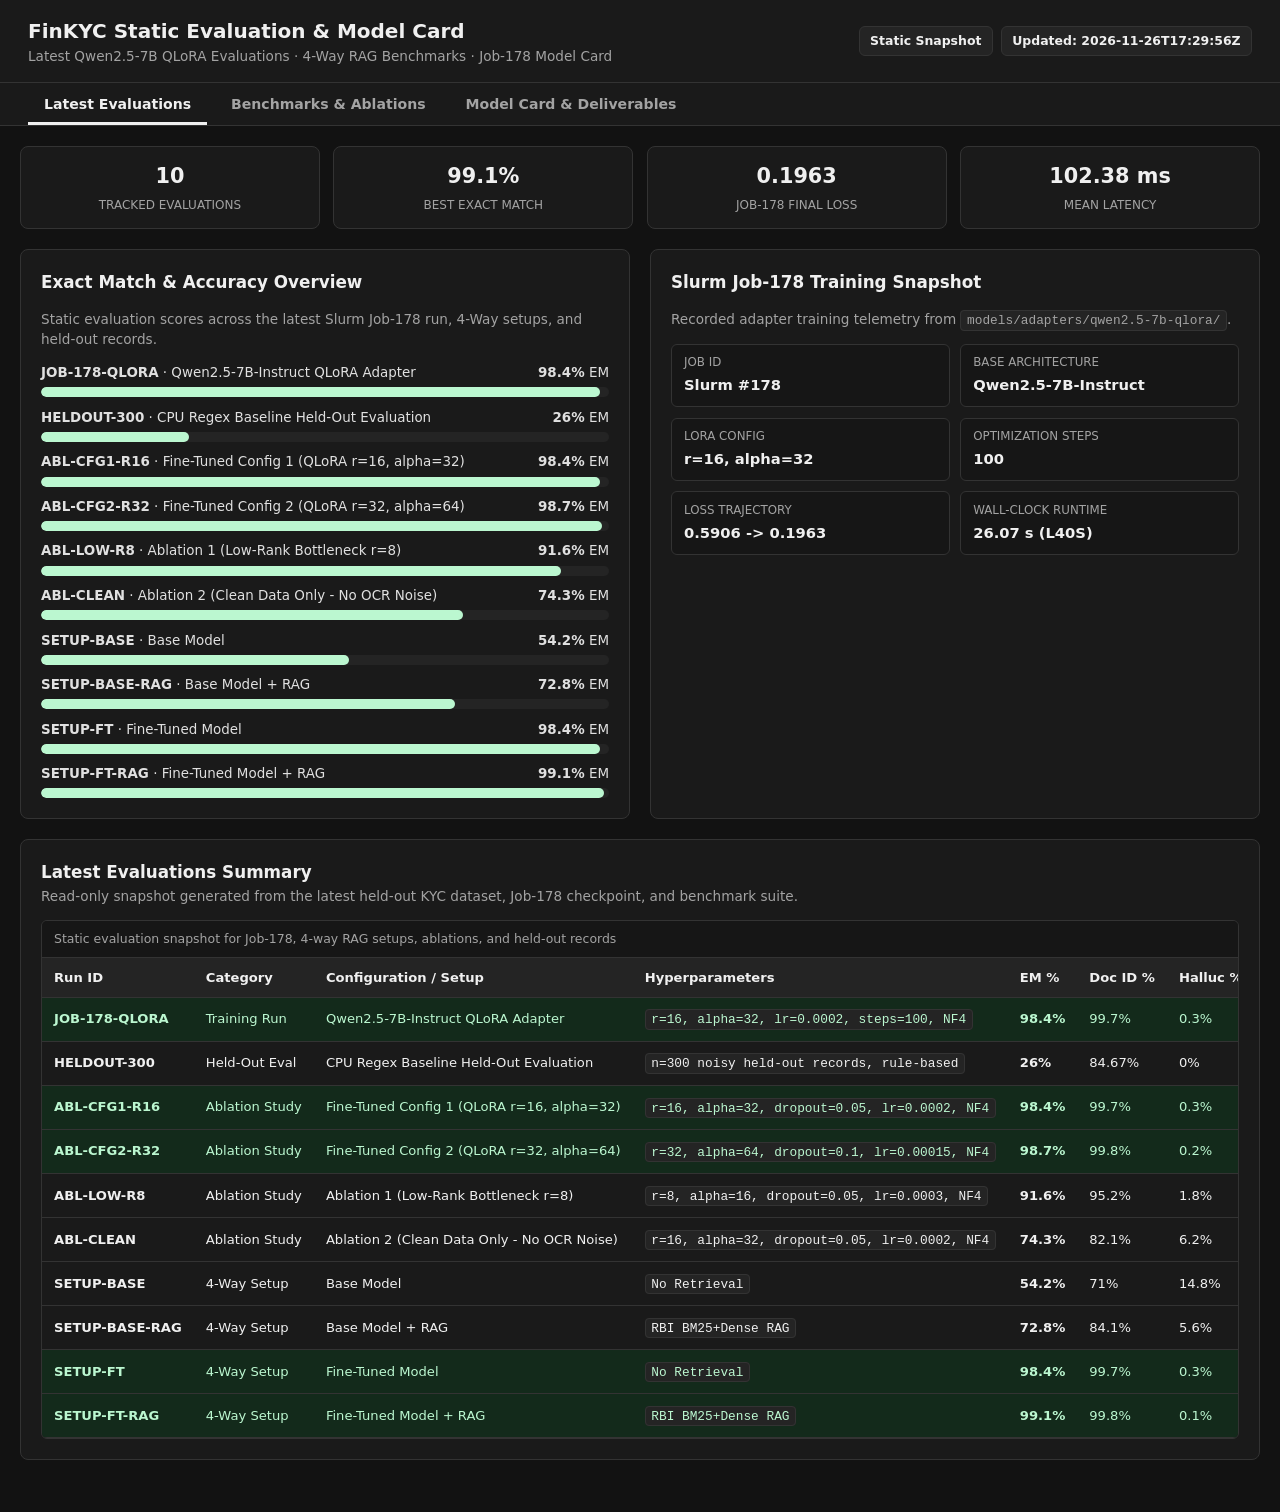
<file: docs/index.html>
<!DOCTYPE html>
<html lang="en">
<head>
  <meta charset="UTF-8">
  <meta name="viewport" content="width=device-width, initial-scale=1.0">
  <meta name="color-scheme" content="dark">
  <title>FinKYC - Static Evaluation &amp; Model Card Dashboard</title>
  <link rel="stylesheet" href="./styles.css?v=20261126b">
</head>
<body>
  <header class="app-header">
    <div>
      <h1>FinKYC Static Evaluation &amp; Model Card</h1>
      <p class="subtitle">Latest Qwen2.5-7B QLoRA Evaluations &middot; 4-Way RAG Benchmarks &middot; Job-178 Model Card</p>
    </div>
    <div class="header-meta">
      <span class="badge">Static Snapshot</span>
      <span class="badge" id="generatedAtBadge">Loading...</span>
    </div>
  </header>

  <nav class="page-nav" aria-label="Dashboard sections">
    <div class="page-tabs" id="pageTablist" role="tablist" aria-label="Evaluation report tabs">
      <button type="button" class="page-tab" id="tabExperiments" role="tab" aria-selected="true" tabindex="0" data-panel="panelExperiments">Latest Evaluations</button>
      <button type="button" class="page-tab" id="tabBenchmarks" role="tab" aria-selected="false" tabindex="-1" data-panel="panelBenchmarks">Benchmarks &amp; Ablations</button>
      <button type="button" class="page-tab" id="tabModelCard" role="tab" aria-selected="false" tabindex="-1" data-panel="panelModelCard">Model Card &amp; Deliverables</button>
    </div>
  </nav>

  <main class="container">
    <section id="panelExperiments" class="page-tabpanel" role="tabpanel" aria-labelledby="tabExperiments">
      <section class="metrics-grid" aria-label="Evaluation summary metrics">
        <div class="metric-card">
          <div class="metric-val" id="kpiTotalRuns">-</div>
          <div class="metric-name">Tracked Evaluations</div>
        </div>
        <div class="metric-card">
          <div class="metric-val" id="kpiBestEm">-</div>
          <div class="metric-name">Best Exact Match</div>
        </div>
        <div class="metric-card">
          <div class="metric-val" id="kpiTrainLoss">-</div>
          <div class="metric-name">Job-178 Final Loss</div>
        </div>
        <div class="metric-card">
          <div class="metric-val" id="kpiMeanLatency">-</div>
          <div class="metric-name">Mean Latency</div>
        </div>
      </section>

      <section class="grid-2col">
        <div class="card">
          <h2>Exact Match &amp; Accuracy Overview</h2>
          <p class="section-desc">Static evaluation scores across the latest Slurm Job-178 run, 4-Way setups, and held-out records.</p>
          <div id="expBarsContainer" class="bars-list"></div>
        </div>

        <div class="card">
          <h2>Slurm Job-178 Training Snapshot</h2>
          <p class="section-desc">Recorded adapter training telemetry from <code>models/adapters/qwen2.5-7b-qlora/</code>.</p>
          <dl id="job178Details" class="kv-grid"></dl>
        </div>
      </section>

      <section class="card">
        <div>
          <h2>Latest Evaluations Summary</h2>
          <p class="section-desc">Read-only snapshot generated from the latest held-out KYC dataset, Job-178 checkpoint, and benchmark suite.</p>
        </div>
        <div id="expLoadError" class="error-note" role="status" aria-live="polite" hidden></div>
        <div tabindex="0" role="region" aria-labelledby="expTableCaption" class="exp-table-wrapper">
          <table class="exp-table exp-runs-table">
            <caption id="expTableCaption">Static evaluation snapshot for Job-178, 4-way RAG setups, ablations, and held-out records</caption>
            <thead>
              <tr>
                <th>Run ID</th>
                <th>Category</th>
                <th>Configuration / Setup</th>
                <th>Hyperparameters</th>
                <th>EM %</th>
                <th>Doc ID %</th>
                <th>Halluc %</th>
                <th>Latency</th>
                <th>Signal / Loss</th>
                <th>Status</th>
              </tr>
            </thead>
            <tbody id="expTableBody"></tbody>
          </table>
        </div>
      </section>
    </section>

    <section id="panelBenchmarks" class="page-tabpanel" role="tabpanel" aria-labelledby="tabBenchmarks" hidden>
      <section class="card">
        <div class="row-between">
          <div>
            <h2>Benchmarks &amp; Ablations</h2>
            <p class="section-desc">Static comparison across the 4-Way RAG + Fine-Tuning setups and Track A QLoRA hyperparameter ablations.</p>
          </div>
          <div class="exp-tabs" id="benchSubTablist" role="tablist" aria-label="Benchmark views">
            <button type="button" class="exp-tab" id="subtabFourWay" role="tab" aria-selected="true" tabindex="0" data-subpanel="viewFourWayTable">4-Way Setup Comparison</button>
            <button type="button" class="exp-tab" id="subtabAblation" role="tab" aria-selected="false" tabindex="-1" data-subpanel="viewAblationTable">QLoRA Parameter Ablations</button>
          </div>
        </div>

        <div id="viewFourWayTable" role="tabpanel" aria-labelledby="subtabFourWay">
          <div tabindex="0" role="region" aria-labelledby="fourWayCaption" class="exp-table-wrapper">
            <table class="exp-table">
              <caption id="fourWayCaption">Base Model vs Base+RAG vs Fine-Tuned vs Fine-Tuned+RAG evaluation comparison</caption>
              <thead>
                <tr>
                  <th>Setup</th>
                  <th>EM %</th>
                  <th>Doc ID %</th>
                  <th>Citation %</th>
                  <th>Halluc %</th>
                  <th>Mean Latency</th>
                  <th>Faithfulness</th>
                  <th>Composite Score</th>
                </tr>
              </thead>
              <tbody id="fourWayTableBody"></tbody>
            </table>
          </div>
        </div>

        <div id="viewAblationTable" role="tabpanel" aria-labelledby="subtabAblation" hidden>
          <div tabindex="0" role="region" aria-labelledby="ablationCaption" class="exp-table-wrapper">
            <table class="exp-table">
              <caption id="ablationCaption">Track A QLoRA hyperparameter ablation configurations evaluated on held-out KYC records</caption>
              <thead>
                <tr>
                  <th>Configuration</th>
                  <th>Exact Match %</th>
                  <th>Doc Number Acc %</th>
                  <th>Name F1</th>
                  <th>Valid JSON %</th>
                  <th>Mean Latency</th>
                </tr>
              </thead>
              <tbody id="benchmarkTableBody"></tbody>
            </table>
          </div>
        </div>
      </section>
    </section>

    <section id="panelModelCard" class="page-tabpanel" role="tabpanel" aria-labelledby="tabModelCard" hidden>
      <section class="card">
        <div>
          <h2>Job-178 Fine-Tuned Model Card</h2>
          <p class="section-desc">Track A QLoRA adapter lineage, base model architecture, and training convergence telemetry.</p>
        </div>
        <div id="modelCardSummary" class="metrics-grid metrics-grid-3col"></div>
      </section>

      <section class="grid-2col">
        <div class="card">
          <h2>Responsible AI &amp; Failure Policy</h2>
          <p class="section-desc">Deterministic safety and compliance guardrails enforced around model inference.</p>
          <ul class="policy-list">
            <li><strong>Mandatory PII Redaction:</strong> <code>PIIRedactor</code> masks Aadhaar numbers, PAN IDs, and mobile numbers before outbound inference calls.</li>
            <li><strong>Grounded RBI Citations:</strong> Regulatory Q&amp;A responses cite retrieved RBI Master Direction 2016 paragraphs from the FAISS index.</li>
            <li><strong>Escalation on Low Confidence:</strong> Blurry scans, missing IDs, or name mismatches route to <code>MANUAL_REVIEW_OR_REJECT</code> rather than guessing.</li>
            <li><strong>Zero Raw Document Retention:</strong> Uploaded document buffers are processed transiently in memory without unencrypted persistence.</li>
          </ul>
        </div>

        <div class="card">
          <h2>Capstone Deliverables Checklist</h2>
          <p class="section-desc">Verified repository artifacts powering the FinKYC pipeline and static dashboard.</p>
          <ul class="deliverables-list">
            <li><span><code>models/adapters/qwen2.5-7b-qlora/</code> Track A QLoRA Adapter Weights</span><span class="status-pill ok">READY</span></li>
            <li><span><code>banking_kyc/finetuning/evaluator.py</code> 4-Way &amp; Ablation Evaluator</span><span class="status-pill ok">VERIFIED</span></li>
            <li><span><code>src/kycrag/retrieve.py</code> RBI Master Direction Hybrid RAG Index</span><span class="status-pill ok">VERIFIED</span></li>
            <li><span><code>banking_kyc/security/outbound_redactor.py</code> Pre-Inference PII Guardrail</span><span class="status-pill ok">VERIFIED</span></li>
            <li><span><code>docs/experiments.json</code> Static GitHub Pages Telemetry Snapshot</span><span class="status-pill ok">SYNCED</span></li>
            <li><span><code>MODEL_CARD.md</code> Architecture, Compute &amp; Intended Use Docs</span><span class="status-pill ok">VERIFIED</span></li>
          </ul>
        </div>
      </section>

      <section class="card">
        <div>
          <h2>Raw Training Metadata &amp; Adapter Config (JSON)</h2>
          <p class="section-desc">Direct serialization of <code>training_summary.json</code>, <code>experiment_metadata.json</code>, and <code>adapter_config.json</code>.</p>
        </div>
        <pre id="modelCardMetaPre" class="meta-pre">Loading...</pre>
      </section>
    </section>
  </main>

  <script src="./snapshot.js?v=20261126b"></script>
  <script src="./app.js?v=20261126b"></script>
</body>
</html>
</file>
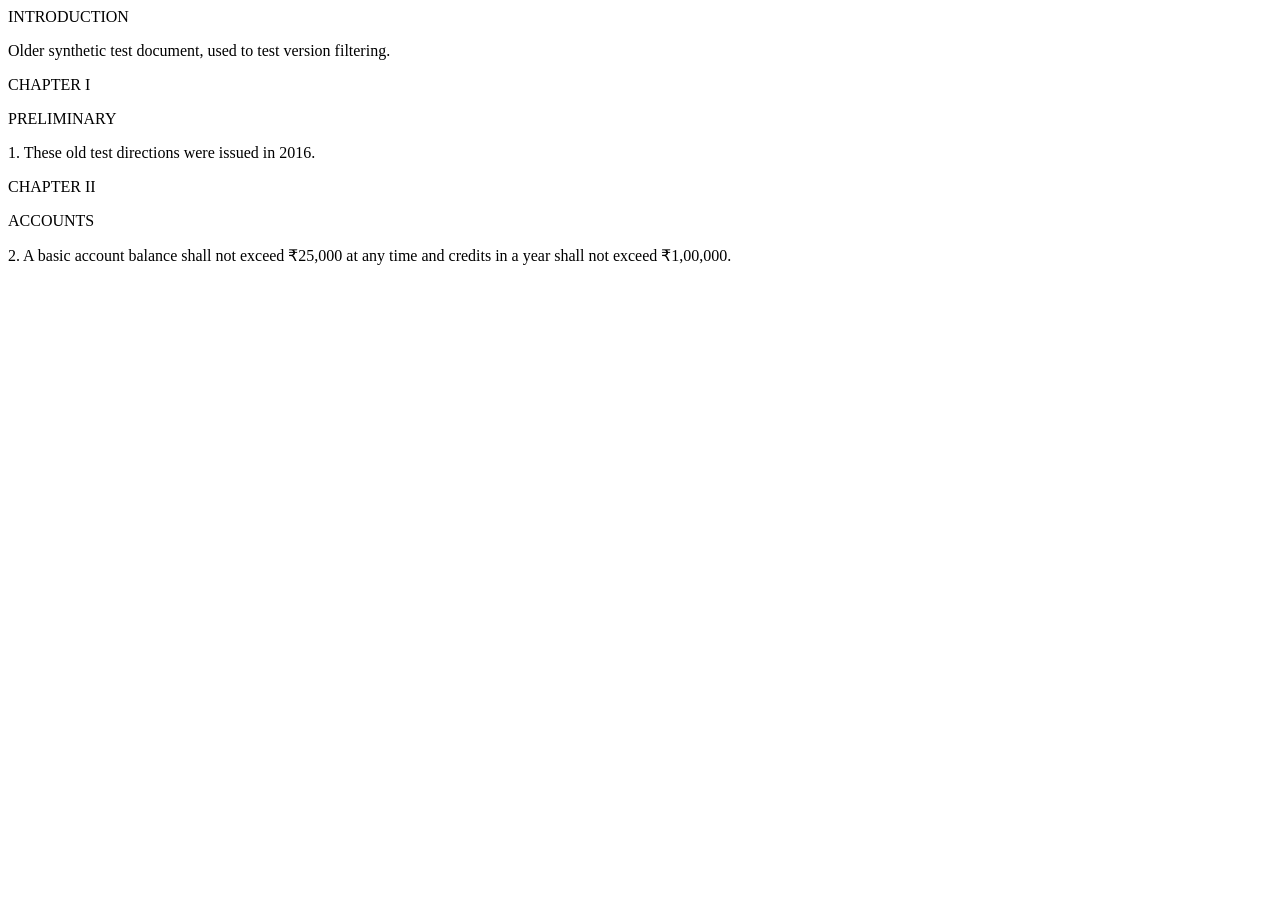
<file: tests/fixtures/old_direction.html>
<html><body>
<p>INTRODUCTION</p>
<p>Older synthetic test document, used to test version filtering.</p>
<p>CHAPTER I</p>
<p>PRELIMINARY</p>
<p>1. These old test directions were issued in 2016.</p>
<p>CHAPTER II</p>
<p>ACCOUNTS</p>
<p>2. A basic account balance shall not exceed ₹25,000 at any time and credits in a year shall not exceed ₹1,00,000.</p>
</body></html>
</file>
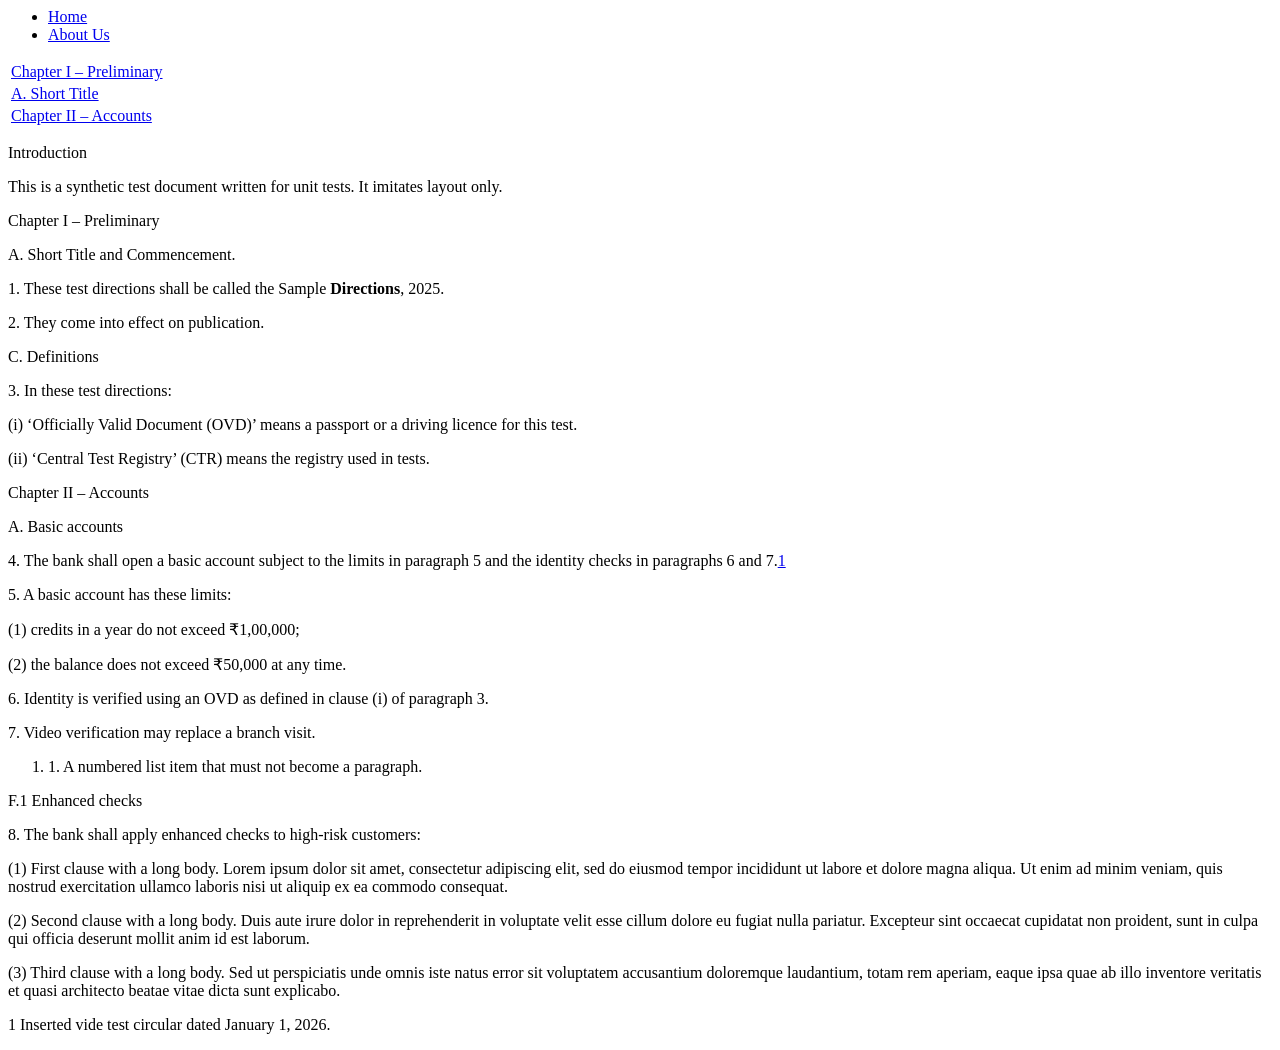
<file: tests/fixtures/sample_direction.html>
<html><head><title>Master Directions</title><script>var x=1;</script></head>
<body>
<nav><ul><li><a href="/home">Home</a></li><li><a href="/about">About Us</a></li></ul></nav>
<table><tr><td><a href="#1">Chapter I – Preliminary</a></td></tr>
<tr><td><a href="#2">A. Short Title</a></td></tr>
<tr><td><a href="#3">Chapter II – Accounts</a></td></tr></table>
<p>Introduction</p>
<p>This is a synthetic test document written for unit tests. It imitates layout only.</p>
<p>Chapter I – Preliminary</p>
<p>A. Short Title and Commencement.</p>
<p>1. These test directions shall be called the Sample <b>Directions</b>, 2025.</p>
<p>2. They come into effect on publication.</p>
<p>C. Definitions</p>
<p>3. In these test directions:</p>
<p>(i) ‘Officially Valid Document (OVD)’ means a passport or a driving licence for this test.</p>
<p>(ii) ‘Central Test Registry’ (CTR) means the registry used in tests.</p>
<p>Chapter II – Accounts</p>
<p>A. Basic accounts</p>
<p>4. The bank shall open a basic account subject to the limits in paragraph 5 and the identity checks in paragraphs 6 and 7.<a href="#F1">1</a></p>
<p>5. A basic account has these limits:</p>
<p>(1) credits in a year do not exceed ₹1,00,000;</p>
<p>(2) the balance does not exceed ₹50,000 at any time.</p>
<p>6. Identity is verified using an OVD as defined in clause (i) of paragraph 3.</p>
<p>7. Video verification may replace a branch visit.</p>
<ol><li>1. A numbered list item that must not become a paragraph.</li></ol>
<p>F.1 Enhanced checks</p>
<p>8. The bank shall apply enhanced checks to high-risk customers:</p>
<p>(1) First clause with a long body. Lorem ipsum dolor sit amet, consectetur adipiscing elit, sed do eiusmod tempor incididunt ut labore et dolore magna aliqua. Ut enim ad minim veniam, quis nostrud exercitation ullamco laboris nisi ut aliquip ex ea commodo consequat.</p>
<p>(2) Second clause with a long body. Duis aute irure dolor in reprehenderit in voluptate velit esse cillum dolore eu fugiat nulla pariatur. Excepteur sint occaecat cupidatat non proident, sunt in culpa qui officia deserunt mollit anim id est laborum.</p>
<p>(3) Third clause with a long body. Sed ut perspiciatis unde omnis iste natus error sit voluptatem accusantium doloremque laudantium, totam rem aperiam, eaque ipsa quae ab illo inventore veritatis et quasi architecto beatae vitae dicta sunt explicabo.</p>
<p>1 Inserted vide test circular dated January 1, 2026.</p>
</body></html>
</file>
<file: docs/styles.css>
:root {
  color-scheme: dark;
  --primary: #f0f0f0;
  --primary-text: #121212;
  --accent: #d4d4d4;
  --success: #bbf7d0;
  --success-bg: #132a1b;
  --success-border: #166534;
  --neutral: #e5e5e5;
  --neutral-bg: #262626;
  --danger: #fecaca;
  --danger-bg: #2c1215;
  --danger-border: #991b1b;
  --bg: #121212;
  --surface: #1a1a1a;
  --surface-muted: #242424;
  --surface-subtle: #161616;
  --border: #333333;
  --text-main: #f0f0f0;
  --text-body: #e0e0e0;
  --text-muted: #a3a3a3;
  --font-family: system-ui, -apple-system, BlinkMacSystemFont, "Segoe UI", Roboto, sans-serif;
}

* {
  box-sizing: border-box;
  margin: 0;
  padding: 0;
}

body {
  font-family: var(--font-family);
  background-color: var(--bg);
  color: var(--text-main);
  accent-color: var(--accent);
  line-height: 1.5;
  padding-bottom: 2rem;
}

.app-header {
  background-color: var(--surface);
  border-bottom: 1px solid var(--border);
  padding: 1rem 1.75rem;
  display: flex;
  justify-content: space-between;
  align-items: center;
  flex-wrap: wrap;
  gap: 0.75rem;
}

.app-header h1 {
  font-size: 1.25rem;
  font-weight: 700;
}

.subtitle,
.section-desc {
  font-size: 0.85rem;
  color: var(--text-muted);
}

.header-meta {
  display: flex;
  gap: 0.5rem;
  flex-wrap: wrap;
}

.badge {
  background: var(--surface-muted);
  border: 1px solid var(--border);
  border-radius: 6px;
  padding: 0.3rem 0.65rem;
  font-size: 0.78rem;
  font-weight: 600;
  color: var(--text-main);
}

.page-nav {
  background: var(--surface);
  border-bottom: 1px solid var(--border);
  padding: 0 1.75rem;
}

.page-tabs {
  max-width: 1360px;
  margin: 0 auto;
  display: flex;
  overflow-x: auto;
  gap: 0.5rem;
}

.page-tab,
.exp-tab {
  position: relative;
  flex: none;
  background: transparent;
  border: none;
  font-family: inherit;
  font-weight: 600;
  color: var(--text-muted);
  cursor: pointer;
}

.page-tab {
  padding: 0.8rem 1rem;
  font-size: 0.88rem;
}

.exp-tab {
  padding: 0.55rem 0.85rem;
  font-size: 0.84rem;
}

.page-tab:hover,
.exp-tab:hover {
  color: var(--text-main);
  background: var(--surface-muted);
}

.page-tab:focus-visible,
.exp-tab:focus-visible,
.exp-table-wrapper:focus-visible {
  outline: 2px solid var(--primary);
  outline-offset: -2px;
}

.page-tab[aria-selected="true"],
.exp-tab[aria-selected="true"] {
  color: var(--text-main);
}

.page-tab[aria-selected="true"]::after,
.exp-tab[aria-selected="true"]::after {
  content: "";
  position: absolute;
  inset: auto 0 0;
  border-block-end: 3px solid var(--primary);
}

.container {
  max-width: 1360px;
  margin: 1.25rem auto;
  padding: 0 1.25rem;
  display: flex;
  flex-direction: column;
  gap: 1.25rem;
}

.page-tabpanel {
  display: flex;
  flex-direction: column;
  gap: 1.25rem;
}

.card {
  background: var(--surface);
  border: 1px solid var(--border);
  border-radius: 8px;
  padding: 1.25rem;
  display: flex;
  flex-direction: column;
  gap: 0.85rem;
}

.card h2 {
  font-size: 1.05rem;
  font-weight: 700;
}

.card code {
  background: var(--surface-muted);
  padding: 0.1rem 0.35rem;
  border-radius: 4px;
  border: 1px solid var(--border);
  font-size: 0.8rem;
}

.metrics-grid {
  display: grid;
  grid-template-columns: repeat(4, 1fr);
  gap: 0.85rem;
}

.metrics-grid-3col {
  grid-template-columns: repeat(3, 1fr);
}

.metric-card {
  background: var(--surface);
  border: 1px solid var(--border);
  border-radius: 8px;
  padding: 0.9rem;
  text-align: center;
}

.metric-val {
  font-size: 1.3rem;
  font-weight: 700;
  color: var(--text-main);
}

.metric-val-compact {
  font-size: 0.96rem;
  word-break: break-word;
}

.metric-name {
  font-size: 0.75rem;
  color: var(--text-muted);
  text-transform: uppercase;
  margin-top: 0.2rem;
}

.grid-2col {
  display: grid;
  grid-template-columns: 1fr 1fr;
  gap: 1.25rem;
}

.kv-grid {
  display: grid;
  grid-template-columns: 1fr 1fr;
  gap: 0.65rem;
}

.kv-item {
  background: var(--surface-subtle);
  border: 1px solid var(--border);
  border-radius: 6px;
  padding: 0.6rem 0.75rem;
}

.kv-item dt {
  font-size: 0.74rem;
  color: var(--text-muted);
  text-transform: uppercase;
}

.kv-item dd {
  font-size: 0.92rem;
  font-weight: 600;
  color: var(--text-main);
  margin-top: 0.15rem;
}

.row-between {
  display: flex;
  justify-content: space-between;
  align-items: center;
  gap: 0.85rem;
  flex-wrap: wrap;
}

.error-note {
  background: var(--danger-bg);
  color: var(--danger);
  border: 1px solid var(--danger-border);
  border-radius: 6px;
  padding: 0.65rem 0.85rem;
  font-size: 0.84rem;
}

.bars-list {
  display: flex;
  flex-direction: column;
  gap: 0.65rem;
}

.bar-row {
  display: flex;
  flex-direction: column;
  gap: 0.25rem;
}

.bar-meta {
  display: flex;
  justify-content: space-between;
  font-size: 0.84rem;
  color: var(--text-body);
}

progress.exp-progress {
  appearance: none;
  border: 0 solid;
  overflow: clip;
  inline-size: 100%;
  block-size: 10px;
  border-radius: 999px;
  background: var(--surface-muted);
}

progress.exp-progress::-webkit-progress-bar {
  background: transparent;
}

progress.exp-progress::-webkit-progress-value {
  background: var(--success);
  border-radius: 999px;
  transition: inline-size 0.3s;
}

progress.exp-progress::-moz-progress-bar {
  background: var(--success);
  border-radius: 999px;
  transition: inline-size 0.3s;
}

.exp-tabs {
  display: flex;
  overflow-x: auto;
  gap: 0.4rem;
  border-bottom: 1px solid var(--border);
}

.exp-table-wrapper {
  overflow: auto;
  max-inline-size: 100%;
  max-block-size: min(540px, 72vh);
  container-type: inline-size;
  border: 1px solid var(--border);
  border-radius: 6px;
}

.exp-table {
  width: 100%;
  border-collapse: separate;
  border-spacing: 0;
  font-size: 0.82rem;
}

.exp-table caption {
  text-align: left;
  padding: 0.55rem 0.75rem;
  font-size: 0.78rem;
  color: var(--text-muted);
  background: var(--surface-subtle);
  border-bottom: 1px solid var(--border);
}

.exp-table th,
.exp-table td {
  padding: 0.58rem 0.75rem;
  text-align: left;
  border-bottom: 1px solid var(--border);
  white-space: nowrap;
}

.exp-table thead {
  position: sticky;
  inset-block-start: 0;
  z-index: 2;
}

.exp-table thead th {
  background: var(--surface-muted);
  color: var(--text-main);
  font-weight: 700;
}

.exp-table tbody th[scope="row"] {
  position: sticky;
  inset-inline-start: 0;
  z-index: 1;
  background: var(--surface);
  color: var(--text-main);
  font-weight: 700;
}

.exp-table tbody tr.is-best td,
.exp-table tbody tr.is-best th[scope="row"] {
  background: var(--success-bg);
  color: var(--success);
}

.status-pill {
  display: inline-block;
  padding: 0.15rem 0.45rem;
  border-radius: 4px;
  font-size: 0.74rem;
  font-weight: 700;
  border: 1px solid var(--border);
  background: var(--neutral-bg);
  color: var(--neutral);
}

.status-pill.ok {
  background: var(--success-bg);
  color: var(--success);
  border-color: var(--success-border);
}

.setup-subname {
  display: block;
  font-size: 0.76rem;
  font-weight: 400;
  color: var(--text-muted);
  white-space: normal;
  margin-top: 0.12rem;
}

.policy-list,
.deliverables-list {
  list-style: none;
  display: flex;
  flex-direction: column;
  gap: 0.65rem;
  font-size: 0.85rem;
  color: var(--text-body);
}

.policy-list li {
  background: var(--surface-subtle);
  border: 1px solid var(--border);
  border-radius: 6px;
  padding: 0.65rem 0.85rem;
}

.deliverables-list li {
  background: var(--surface-subtle);
  border: 1px solid var(--border);
  border-radius: 6px;
  padding: 0.6rem 0.85rem;
  display: flex;
  justify-content: space-between;
  align-items: center;
  flex-wrap: wrap;
  gap: 0.75rem;
}

.meta-pre {
  background: var(--surface-subtle);
  border: 1px solid var(--border);
  border-radius: 6px;
  padding: 0.9rem 1rem;
  overflow-x: auto;
  max-block-size: 380px;
  font-size: 0.78rem;
  line-height: 1.45;
  color: var(--text-body);
}

@container (width < 680px) {
  .exp-runs-table,
  .exp-runs-table thead,
  .exp-runs-table tbody,
  .exp-runs-table tr,
  .exp-runs-table th,
  .exp-runs-table td {
    display: block;
    white-space: normal;
  }

  .exp-runs-table thead {
    display: none;
  }

  .exp-runs-table tr {
    margin-block-end: 0.85rem;
    border: 1px solid var(--border);
    border-radius: 6px;
  }

  .exp-runs-table tbody th[scope="row"] {
    position: sticky;
    inset-block-start: 0;
    z-index: 2;
    background: var(--surface-muted);
  }

  .exp-runs-table td:nth-child(2)::before { content: "Category: "; color: var(--text-muted); font-weight: 600; }
  .exp-runs-table td:nth-child(3)::before { content: "Setup: "; color: var(--text-muted); font-weight: 600; }
  .exp-runs-table td:nth-child(4)::before { content: "Config: "; color: var(--text-muted); font-weight: 600; }
  .exp-runs-table td:nth-child(5)::before { content: "EM %: "; color: var(--text-muted); font-weight: 600; }
  .exp-runs-table td:nth-child(6)::before { content: "Doc ID %: "; color: var(--text-muted); font-weight: 600; }
  .exp-runs-table td:nth-child(7)::before { content: "Halluc %: "; color: var(--text-muted); font-weight: 600; }
  .exp-runs-table td:nth-child(8)::before { content: "Latency: "; color: var(--text-muted); font-weight: 600; }
  .exp-runs-table td:nth-child(9)::before { content: "Signal / Loss: "; color: var(--text-muted); font-weight: 600; }
  .exp-runs-table td:nth-child(10)::before { content: "Status: "; color: var(--text-muted); font-weight: 600; }
}

@media (max-width: 900px) {
  .metrics-grid,
  .metrics-grid-3col,
  .grid-2col,
  .kv-grid {
    grid-template-columns: 1fr;
  }
}

[hidden] {
  display: none !important;
}
</file>
